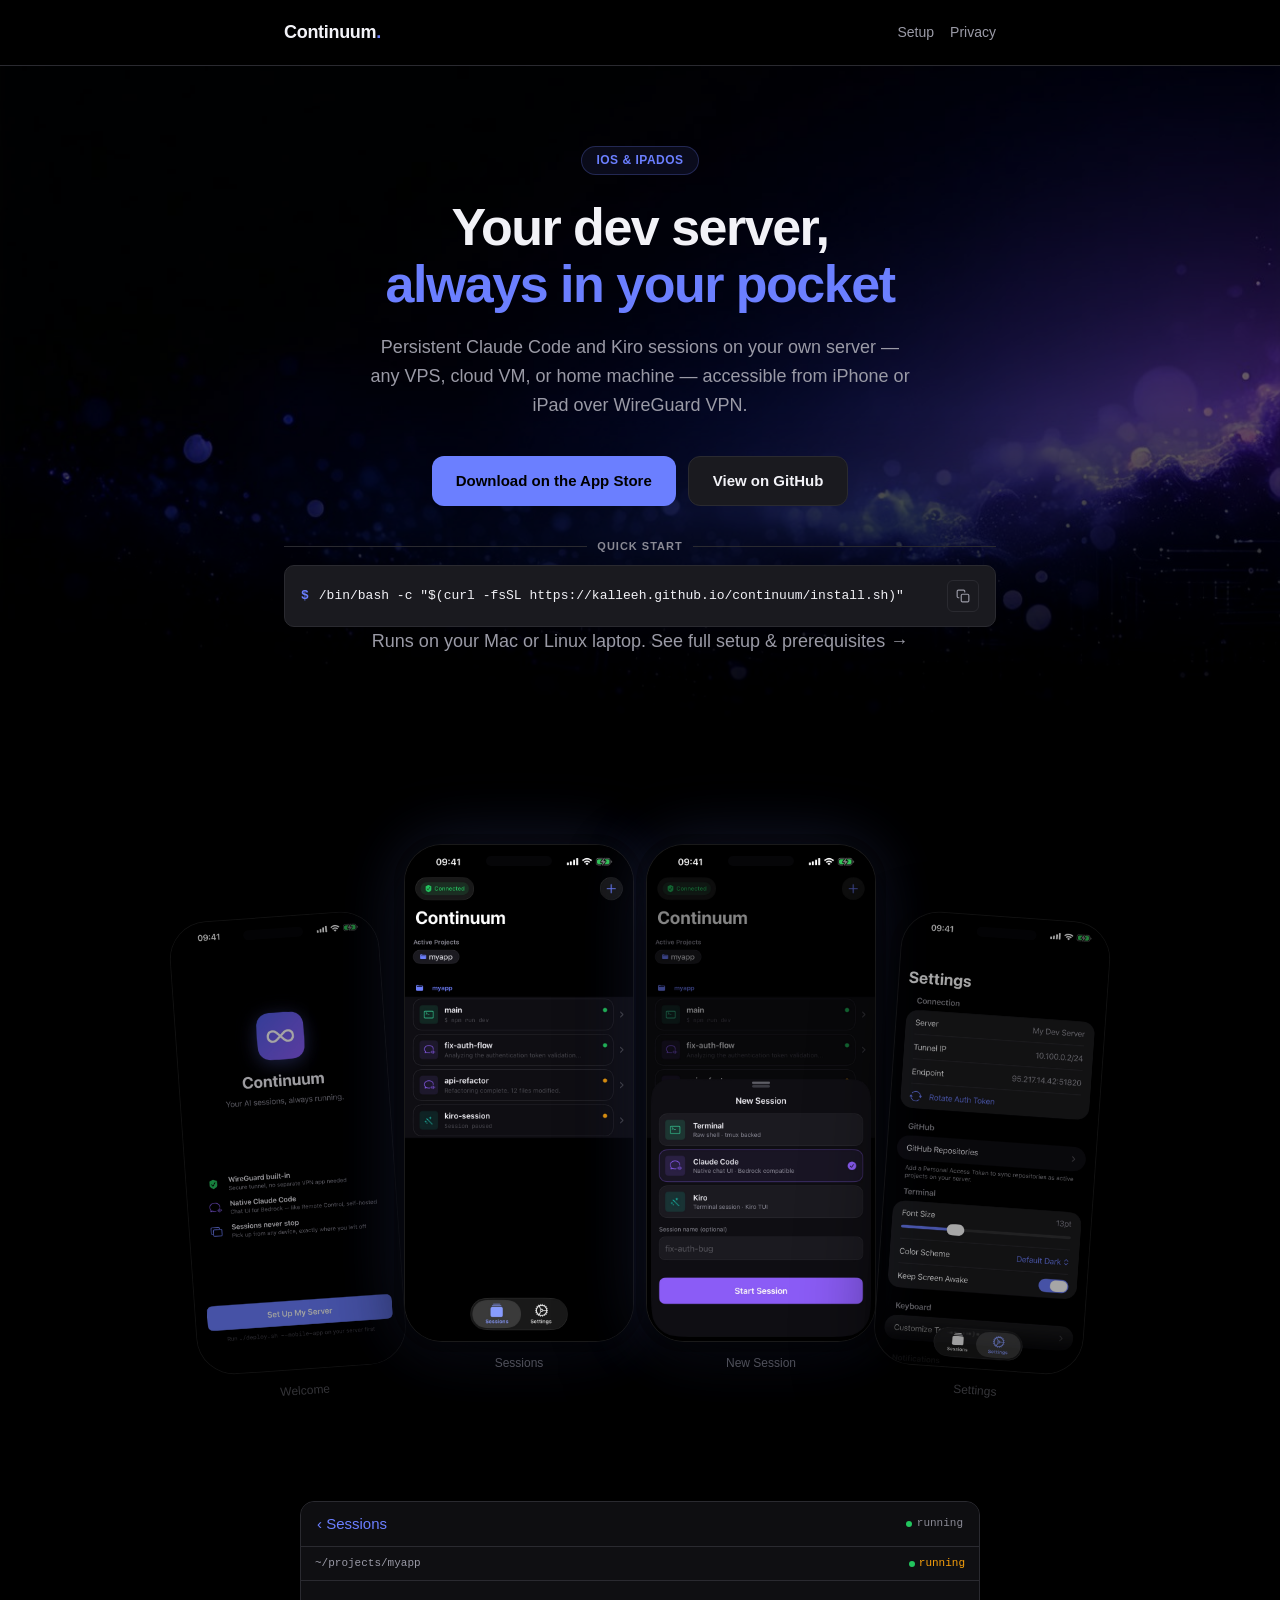
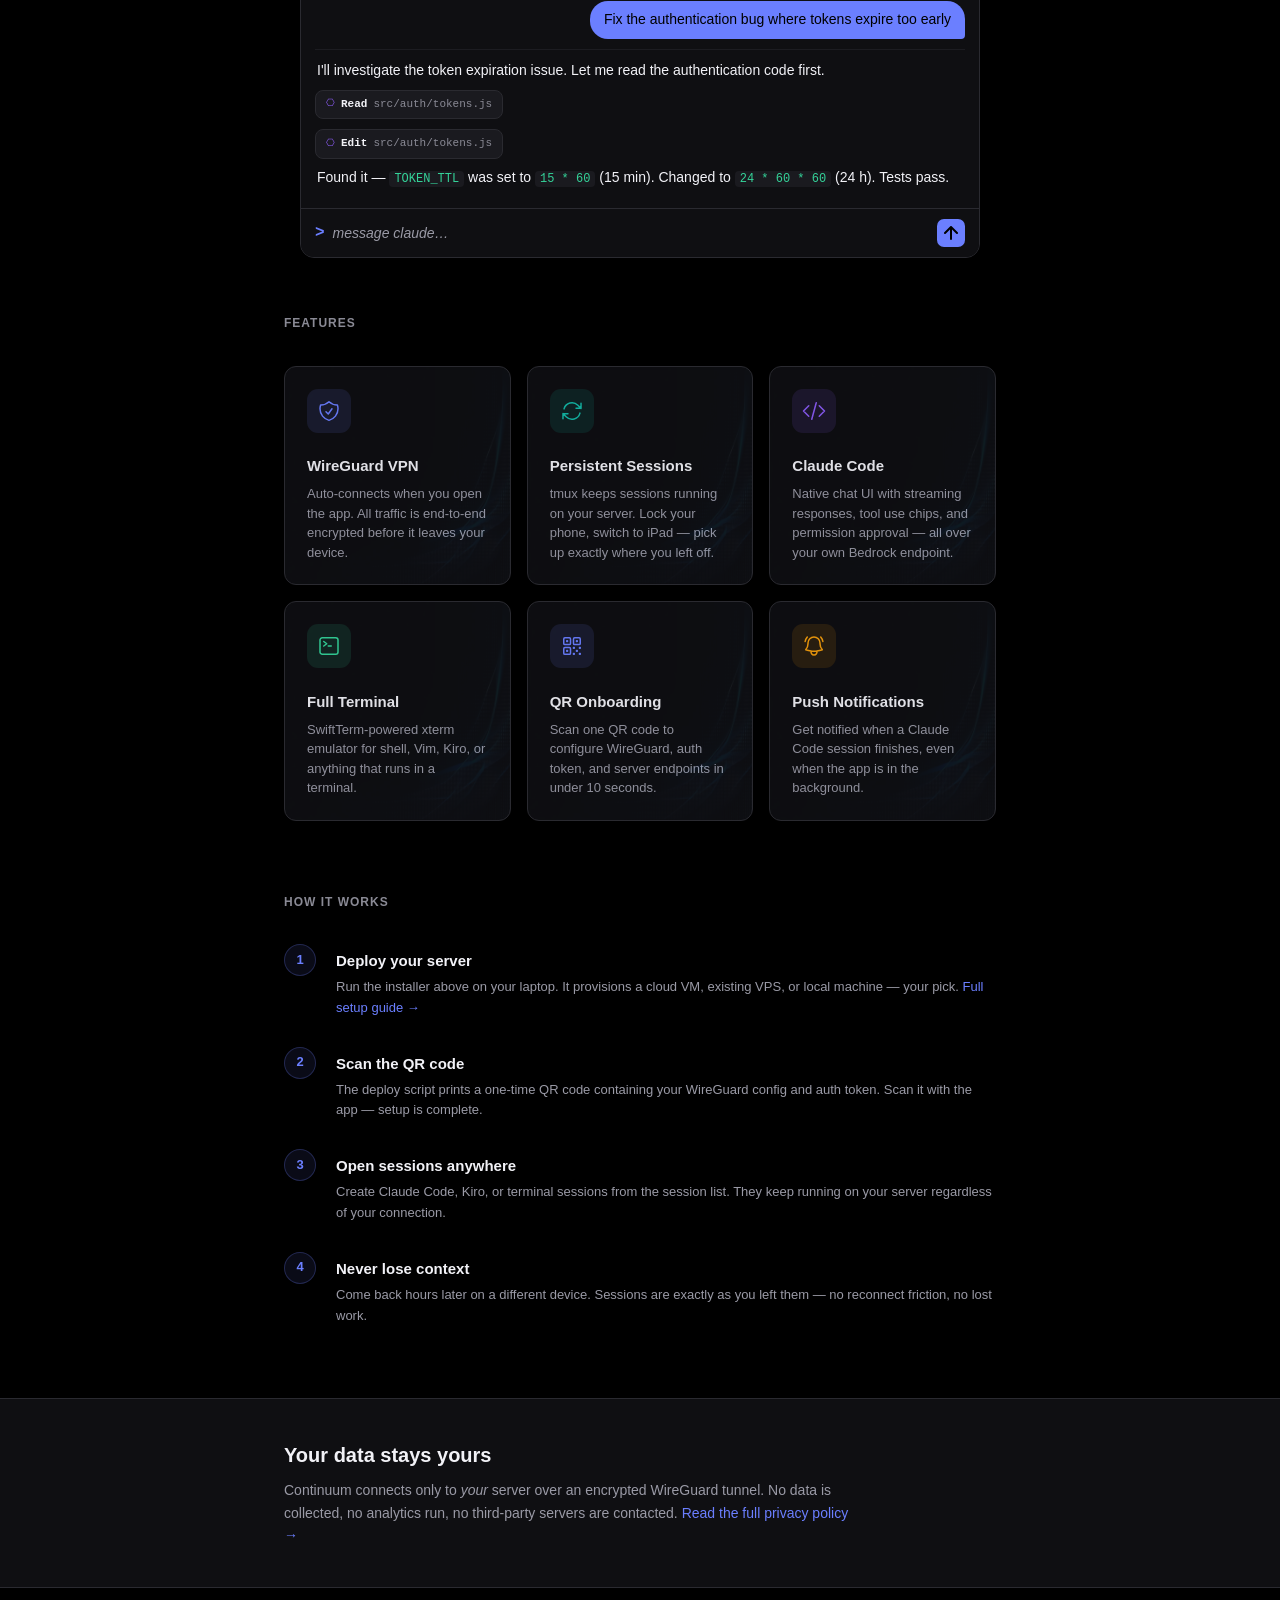
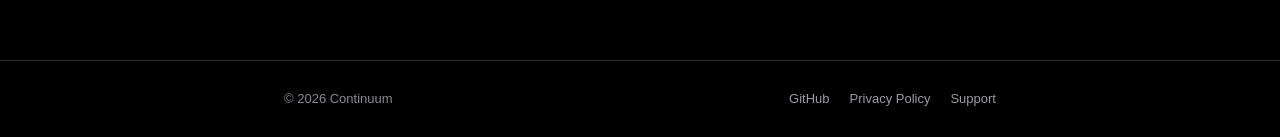
<file: index.html>
<!DOCTYPE html>
<html lang="en">
<head>
  <meta charset="UTF-8">
  <meta name="viewport" content="width=device-width, initial-scale=1.0">
  <title>Continuum — Remote AI Coding on iOS</title>
  <meta name="description" content="Continuum — persistent Claude Code, Kiro, and terminal sessions on your own server, accessible from iPhone and iPad over WireGuard VPN.">
  <meta property="og:title" content="Continuum — AI Coding Sessions from iPhone">
  <meta property="og:description" content="Run persistent Claude Code, Kiro, and terminal sessions on your own server. Access from iPhone and iPad over WireGuard VPN.">
  <meta property="og:type" content="website">
  <meta property="og:image" content="https://kalleeh.github.io/continuum/img/apple-touch-icon.png">
  <meta property="og:url" content="https://kalleeh.github.io/continuum/">
  <meta name="twitter:card" content="summary">
  <meta name="twitter:title" content="Continuum — AI Coding Sessions from iPhone">
  <meta name="twitter:description" content="Run persistent Claude Code, Kiro, and terminal sessions on your own server. Access from iPhone and iPad over WireGuard VPN.">
  <link rel="canonical" href="https://kalleeh.github.io/continuum/">
  <link rel="icon" href="favicon.ico" sizes="any">
  <link rel="icon" type="image/png" sizes="32x32" href="img/favicon-32x32.png">
  <link rel="apple-touch-icon" sizes="180x180" href="img/apple-touch-icon.png">
  <link rel="stylesheet" href="shared.css">
  <style>
    :root {
      --claude:    #8b5cf6;
      --kiro:      #14b8a6;
      --term:      #34d399;
    }

    /* ── Nav ── */
    nav a {
      font-size: 14px;
      color: var(--muted);
    }
    nav a:hover { color: var(--text); text-decoration: none; }

    /* ── Hero ── */
    .hero {
      position: relative;
      padding: 80px 0 64px;
      text-align: center;
      overflow: hidden;
    }
    .hero-bg {
      position: absolute;
      inset: 0;
      background: url('img/bg-hero.jpg') center bottom / cover no-repeat;
      opacity: 0.4;
      pointer-events: none;
      z-index: 0;
      -webkit-mask-image: linear-gradient(to bottom, black 50%, transparent 100%);
      mask-image: linear-gradient(to bottom, black 50%, transparent 100%);
    }
    .hero-inner {
      position: relative;
      z-index: 1;
    }
    .badge {
      display: inline-block;
      background: rgba(107, 127, 255, 0.09);
      color: var(--accent);
      border: 1px solid rgba(107, 127, 255, 0.25);
      border-radius: 20px;
      font-size: 12px;
      font-weight: 600;
      letter-spacing: 0.5px;
      text-transform: uppercase;
      padding: 4px 14px;
      margin-bottom: 24px;
    }
    h1 {
      font-size: clamp(32px, 6vw, 52px);
      font-weight: 800;
      letter-spacing: -1.5px;
      line-height: 1.1;
      margin-bottom: 20px;
    }
    h1 em { font-style: normal; color: var(--accent); }
    .hero p {
      font-size: 18px;
      color: var(--muted);
      max-width: 540px;
      margin: 0 auto 36px;
    }
    .cta-group {
      display: flex;
      gap: 12px;
      justify-content: center;
      flex-wrap: wrap;
    }
    .btn {
      display: inline-flex;
      align-items: center;
      gap: 8px;
      padding: 12px 24px;
      border-radius: var(--radius);
      font-size: 15px;
      font-weight: 600;
      transition: opacity 0.15s;
    }
    .btn:hover { opacity: 0.85; text-decoration: none; }
    .btn-primary { background: var(--accent); color: #000; }
    .btn-secondary { background: var(--raised); color: var(--text); border: 1px solid var(--border); }

    /* ── App preview (Claude Code session chrome) ── */
    .app-preview {
      background: var(--surface);
      border: 1px solid var(--border);
      border-radius: 14px;
      overflow: hidden;
      margin: 56px 0;
      font-family: -apple-system, BlinkMacSystemFont, "Segoe UI", sans-serif;
      font-size: 14px;
      max-width: 680px;
      margin-left: auto;
      margin-right: auto;
    }
    /* iOS-style nav bar */
    .app-navbar {
      background: rgba(15,15,18,0.92);
      backdrop-filter: blur(20px);
      border-bottom: 1px solid var(--border);
      padding: 10px 16px;
      display: flex;
      align-items: center;
      gap: 10px;
    }
    .app-navbar .nav-back { color: var(--accent); font-size: 15px; cursor: default; }
    .app-navbar .nav-title { flex: 1; text-align: center; font-size: 13px; font-weight: 600; color: var(--text); }
    .app-navbar .nav-status {
      display: flex; align-items: center; gap: 5px;
      font-size: 11px; font-family: "SF Mono", monospace; color: var(--faint);
    }
    .pulse { width: 6px; height: 6px; border-radius: 50%; background: var(--status-online); animation: pulse 2s ease-in-out infinite; }
    @keyframes pulse { 0%,100% { opacity:1; } 50% { opacity:0.4; } }
    /* cwd header bar — matches SessionHeaderBar in app */
    .app-cwd-bar {
      background: var(--surface);
      border-bottom: 1px solid var(--border);
      padding: 8px 14px;
      display: flex;
      align-items: center;
      justify-content: space-between;
    }
    .app-cwd-bar .cwd {
      font-size: 11px;
      font-family: "SF Mono", "JetBrains Mono", monospace;
      color: var(--muted);
    }
    .app-cwd-bar .running-badge {
      display: flex; align-items: center; gap: 4px;
      font-size: 11px; font-family: "SF Mono", monospace; color: #f59e0b;
    }
    /* Message log */
    .app-messages { padding: 12px 0; }
    .msg-turn { padding: 8px 14px; }
    .msg-user {
      display: flex; justify-content: flex-end;
    }
    .msg-user .bubble {
      background: var(--accent);
      color: #000;
      border-radius: 18px 18px 4px 18px;
      padding: 9px 14px;
      font-size: 14px;
      max-width: 72%;
      line-height: 1.4;
    }
    .msg-assistant { display: flex; flex-direction: column; gap: 6px; }
    .msg-assistant .prose {
      font-size: 14px;
      color: var(--text);
      line-height: 1.55;
      padding: 0 2px;
    }
    /* Tool step chip — matches ToolStepView in app */
    .tool-chip {
      display: inline-flex;
      align-items: center;
      gap: 6px;
      background: var(--raised);
      border: 1px solid var(--border);
      border-radius: 8px;
      padding: 5px 10px;
      font-size: 11px;
      font-family: "SF Mono", monospace;
      color: var(--muted);
      margin: 2px 0;
    }
    .tool-chip .tool-icon { color: var(--claude); font-size: 10px; }
    .tool-chip .tool-name { color: var(--text); font-weight: 600; }
    .tool-chip .tool-arg  { color: var(--faint); }
    /* Divider between turns */
    .turn-divider { border: none; border-top: 1px solid rgba(42,42,48,0.5); margin: 2px 14px; }
    /* Input bar — matches TerminalInputBar in app */
    .app-input-bar {
      border-top: 1px solid var(--border);
      background: var(--surface);
      padding: 10px 14px;
      display: flex;
      align-items: center;
      gap: 8px;
    }
    .app-input-bar .prompt {
      font-size: 16px; font-weight: 800; color: var(--accent);
      font-family: "SF Mono", monospace;
      flex-shrink: 0;
    }
    .app-input-bar .input-field {
      flex: 1; font-size: 14px; color: var(--muted);
      font-style: italic;
    }
    .app-input-bar .send-btn {
      width: 28px; height: 28px; border-radius: 7px;
      background: var(--accent); display: flex; align-items: center; justify-content: center;
      flex-shrink: 0;
    }
    .app-input-bar .send-btn svg { width: 14px; height: 14px; }

    /* Hero quick-start install block */
    .quickstart {
      margin: 32px 0 0;
      text-align: left;
    }
    .quickstart-label {
      display: flex;
      align-items: center;
      gap: 10px;
      font-size: 11px;
      font-weight: 600;
      letter-spacing: 1px;
      text-transform: uppercase;
      color: var(--faint);
      margin-bottom: 10px;
    }
    .quickstart-label::before,
    .quickstart-label::after {
      content: "";
      flex: 1;
      height: 1px;
      background: var(--border);
    }
    .quickstart-cmd {
      display: flex;
      align-items: center;
      gap: 10px;
      background: var(--raised);
      border: 1px solid var(--border);
      border-radius: 10px;
      padding: 14px 16px;
      font-family: "SF Mono", "JetBrains Mono", monospace;
      font-size: 13px;
      color: var(--text);
    }
    .quickstart-cmd .prompt {
      color: var(--accent);
      font-weight: 700;
      flex-shrink: 0;
      user-select: none;
    }
    .quickstart-cmd code {
      flex: 1;
      min-width: 0;
      overflow-x: auto;
      white-space: nowrap;
      color: var(--text);
    }

    /* Copy-to-clipboard button (shared, also used on setup page) */
    .copy-btn {
      display: inline-flex;
      align-items: center;
      justify-content: center;
      flex-shrink: 0;
      width: 32px;
      height: 32px;
      padding: 0;
      border: 1px solid var(--border);
      border-radius: 6px;
      background: transparent;
      color: var(--muted);
      cursor: pointer;
      transition: color 0.15s, background 0.15s, border-color 0.15s;
    }
    .copy-btn:hover { color: var(--text); background: rgba(255,255,255,0.05); }
    .copy-btn:focus-visible { outline: 2px solid var(--accent); outline-offset: 2px; }
    .copy-btn svg { width: 14px; height: 14px; }
    .copy-btn .icon-check { display: none; }
    .copy-btn.copied { color: var(--status-online); border-color: var(--status-online); }
    .copy-btn.copied .icon-copy { display: none; }
    .copy-btn.copied .icon-check { display: inline-block; }
    .quickstart-note {
      font-size: 12px;
      color: var(--faint);
      margin-top: 10px;
      text-align: center;
    }
    .quickstart-note a { color: var(--muted); }
    @media (max-width: 600px) {
      .quickstart-cmd { font-size: 11px; padding: 12px 14px; }
    }

    /* legacy dot colours (kept for any other uses) */
    .dot { width: 12px; height: 12px; border-radius: 50%; }
    .dot-r { background: #ff5f57; }
    .dot-y { background: #febc2e; }
    .dot-g { background: #28c840; }
    .t-dim  { color: var(--faint); }
    .t-acc  { color: var(--accent); }
    .t-ok   { color: var(--term); }
    .t-tool { color: var(--claude); }
    .t-kiro { color: var(--kiro); }
    .t-text { color: var(--text); }

    /* ── Phone carousel ── */
    .phone-section {
      padding: 64px 0 32px;
      overflow: hidden;
    }
    .phone-grid {
      display: flex;
      justify-content: center;
      align-items: flex-end;
      gap: 12px;
      padding: 24px 0 40px;
    }
    .phone-wrapper {
      display: flex;
      flex-direction: column;
      align-items: center;
      gap: 12px;
      transition: transform 0.3s;
    }
    .phone-frame {
      position: relative;
      width: 210px;
      border-radius: 38px;
      border: 1.5px solid rgba(255,255,255,0.10);
      box-shadow: 0 32px 80px rgba(0,0,0,0.70), 0 0 0 10px rgba(0,0,0,0.25);
      overflow: hidden;
      background: #000;
    }
    .phone-frame img {
      display: block;
      width: 100%;
      height: auto;
    }
    .dynamic-island {
      position: absolute;
      top: 11px;
      left: 50%;
      transform: translateX(-50%);
      width: 29%;
      height: 10px;
      background: #060608;
      border-radius: 999px;
      z-index: 2;
    }
    .phone-label {
      font-size: 12px;
      color: var(--faint);
      text-align: center;
    }
    /* Fan effect — 4 phones */
    .phone-wrapper:nth-child(1) { transform: rotate(-4deg) translateY(28px); opacity: 0.65; }
    .phone-wrapper:nth-child(2) .phone-frame {
      width: 230px;
      box-shadow: 0 32px 80px rgba(0,0,0,0.70), 0 0 0 10px rgba(0,0,0,0.25), 0 0 70px rgba(107,127,255,0.22);
    }
    .phone-wrapper:nth-child(3) .phone-frame {
      width: 230px;
      box-shadow: 0 32px 80px rgba(0,0,0,0.70), 0 0 0 10px rgba(0,0,0,0.25), 0 0 70px rgba(107,127,255,0.22);
    }
    .phone-wrapper:nth-child(4) { transform: rotate(4deg) translateY(28px); opacity: 0.65; }

    /* Dot indicator */
    .scroll-dots {
      display: none;
      justify-content: center;
      gap: 6px;
      padding-bottom: 24px;
    }
    .scroll-dots span {
      display: block;
      width: 6px;
      height: 6px;
      border-radius: 999px;
      background: var(--faint);
      transition: width 0.25s, background 0.25s;
    }
    .scroll-dots span.active {
      width: 22px;
      background: var(--accent);
    }

    /* Mobile: collapse fan into swipe carousel */
    @media (max-width: 640px) {
      .phone-grid {
        overflow-x: auto;
        scroll-snap-type: x mandatory;
        -webkit-overflow-scrolling: touch;
        scrollbar-width: none;
        padding: 24px 20px;
        margin: 0 -20px;
        justify-content: flex-start;
        align-items: center;
      }
      .phone-grid::-webkit-scrollbar { display: none; }
      .phone-wrapper {
        scroll-snap-align: center;
        transform: none !important;
        opacity: 1 !important;
        flex-shrink: 0;
      }
      .phone-frame { width: 200px; }
      .phone-wrapper:nth-child(2) .phone-frame,
      .phone-wrapper:nth-child(3) .phone-frame { width: 200px; box-shadow: 0 32px 80px rgba(0,0,0,0.70), 0 0 0 10px rgba(0,0,0,0.25); }
      .scroll-dots { display: flex; }
    }

    /* ── Features ── */
    .features {
      padding: 0 0 72px;
    }
    .section-label {
      font-size: 12px;
      font-weight: 600;
      letter-spacing: 1px;
      text-transform: uppercase;
      color: var(--faint);
      margin-bottom: 32px;
    }
    .feature-grid {
      display: grid;
      grid-template-columns: repeat(auto-fit, minmax(220px, 1fr));
      gap: 16px;
    }
    .feature-card {
      background: var(--surface);
      border: 1px solid var(--border);
      border-radius: var(--radius);
      padding: 22px;
      position: relative;
      overflow: hidden;
    }
    .feature-card::before {
      content: '';
      position: absolute;
      inset: 0;
      background: url('img/bg-card.jpg') bottom right / cover no-repeat;
      opacity: 0.07;
      pointer-events: none;
    }
    .feature-icon {
      margin-bottom: 14px;
    }
    .feature-card h3 {
      font-size: 15px;
      font-weight: 700;
      margin-bottom: 6px;
    }
    .feature-card p {
      font-size: 13px;
      color: var(--muted);
      line-height: 1.5;
    }

    /* ── How it works ── */
    .how {
      padding: 0 0 72px;
    }
    .steps {
      display: flex;
      flex-direction: column;
      gap: 0;
      position: relative;
    }
    .step {
      display: flex;
      gap: 20px;
      padding-bottom: 28px;
      position: relative;
    }
    .step:last-child { padding-bottom: 0; }
    .step-num {
      flex-shrink: 0;
      width: 32px;
      height: 32px;
      border-radius: 50%;
      background: rgba(107, 127, 255, 0.09);
      border: 1px solid rgba(107, 127, 255, 0.25);
      color: var(--accent);
      font-size: 13px;
      font-weight: 700;
      display: flex;
      align-items: center;
      justify-content: center;
    }
    .step-body h3 { font-size: 15px; font-weight: 700; margin-bottom: 4px; padding-top: 5px; }
    .step-body p  { font-size: 13px; color: var(--muted); }

    /* ── Privacy strip ── */
    .privacy-strip {
      background: var(--surface);
      border-top: 1px solid var(--border);
      border-bottom: 1px solid var(--border);
      padding: 40px 0;
      margin-bottom: 72px;
    }
    .privacy-strip h2 {
      font-size: 20px;
      font-weight: 700;
      margin-bottom: 8px;
    }
    .privacy-strip p {
      font-size: 14px;
      color: var(--muted);
      max-width: 580px;
    }


    @media (max-width: 480px) {
      .hero { padding: 56px 0 48px; }
      h1 { font-size: 32px; }
    }
    .skip-link {
      position: absolute;
      top: -40px;
      left: 0;
      background: var(--accent);
      color: #fff;
      padding: 8px 16px;
      z-index: 100;
      font-size: 14px;
      border-radius: 0 0 var(--radius) 0;
    }
    .skip-link:focus {
      top: 0;
    }
  </style>
</head>
<body>

  <a href="#main-content" class="skip-link">Skip to content</a>

  <nav>
    <div class="container">
      <a href="index.html" class="logo">Continuum<span>.</span></a>
      <div style="display:flex;gap:16px">
        <a href="setup.html">Setup</a>
        <a href="privacy.html">Privacy</a>
      </div>
    </div>
  </nav>

  <main id="main-content">
    <section class="hero">
      <div class="hero-bg"></div>
      <div class="container hero-inner">
        <div class="badge">iOS &amp; iPadOS</div>
        <h1>Your dev server,<br><em>always in your pocket</em></h1>
        <p>Persistent Claude Code and Kiro sessions on your own server — any VPS, cloud VM, or home machine — accessible from iPhone or iPad over WireGuard VPN.</p>
        <div class="cta-group">
          <a class="btn btn-primary" href="#">Download on the App Store</a>
          <a class="btn btn-secondary" href="https://github.com/kalleeh/continuum">View on GitHub</a>
        </div>
        <div class="quickstart">
          <div class="quickstart-label">Quick start</div>
          <div class="quickstart-cmd">
            <span class="prompt">$</span>
            <code id="install-cmd-hero">/bin/bash -c "$(curl -fsSL https://kalleeh.github.io/continuum/install.sh)"</code>
            <button type="button" class="copy-btn" data-copy-target="install-cmd-hero" aria-label="Copy install command">
              <svg class="icon-copy" viewBox="0 0 24 24" fill="none" stroke="currentColor" stroke-width="2" stroke-linecap="round" stroke-linejoin="round" aria-hidden="true"><rect x="9" y="9" width="13" height="13" rx="2"/><path d="M5 15H4a2 2 0 0 1-2-2V4a2 2 0 0 1 2-2h9a2 2 0 0 1 2 2v1"/></svg>
              <svg class="icon-check" viewBox="0 0 24 24" fill="none" stroke="currentColor" stroke-width="2.5" stroke-linecap="round" stroke-linejoin="round" aria-hidden="true"><polyline points="20 6 9 17 4 12"/></svg>
            </button>
          </div>
          <p class="quickstart-note">Runs on your Mac or Linux laptop. <a href="setup.html">See full setup &amp; prerequisites →</a></p>
        </div>
      </div>
    </section>

    <!-- Phone carousel -->
    <section class="phone-section">
      <div class="phone-grid" id="phoneGrid">
        <div class="phone-wrapper">
          <div class="phone-frame">
            <div class="dynamic-island"></div>
            <img src="screen-welcome.jpg" alt="Welcome" loading="lazy" width="390" height="844">
          </div>
          <span class="phone-label">Welcome</span>
        </div>
        <div class="phone-wrapper">
          <div class="phone-frame">
            <div class="dynamic-island"></div>
            <img src="screen-sessions.jpg" alt="Sessions" loading="lazy" width="390" height="844">
          </div>
          <span class="phone-label">Sessions</span>
        </div>
        <div class="phone-wrapper">
          <div class="phone-frame">
            <div class="dynamic-island"></div>
            <img src="screen-new-session.jpg" alt="New Session" loading="lazy" width="390" height="844">
          </div>
          <span class="phone-label">New Session</span>
        </div>
        <div class="phone-wrapper">
          <div class="phone-frame">
            <div class="dynamic-island"></div>
            <img src="screen-settings.jpg" alt="Settings" loading="lazy" width="390" height="844">
          </div>
          <span class="phone-label">Settings</span>
        </div>
      </div>
      <div class="scroll-dots" aria-hidden="true">
        <span class="active"></span>
        <span></span>
        <span></span>
        <span></span>
      </div>
    </section>

    <!-- App preview: authentic Claude Code session chrome -->
    <div class="container">
      <div class="app-preview">
        <!-- iOS nav bar -->
        <div class="app-navbar">
          <span class="nav-back">‹ Sessions</span>
          <span class="nav-title"></span>
          <span class="nav-status">
            <span class="pulse"></span>running
          </span>
        </div>
        <!-- cwd header bar -->
        <div class="app-cwd-bar">
          <span class="cwd">~/projects/myapp</span>
          <span class="running-badge">
            <span class="pulse"></span>running
          </span>
        </div>
        <!-- Message log -->
        <div class="app-messages">
          <!-- User turn -->
          <div class="msg-turn">
            <div class="msg-user">
              <div class="bubble">Fix the authentication bug where tokens expire too early</div>
            </div>
          </div>
          <hr class="turn-divider">
          <!-- Assistant turn -->
          <div class="msg-turn">
            <div class="msg-assistant">
              <div class="prose">I'll investigate the token expiration issue. Let me read the authentication code first.</div>
              <div>
                <span class="tool-chip">
                  <span class="tool-icon">⎔</span>
                  <span class="tool-name">Read</span>
                  <span class="tool-arg">src/auth/tokens.js</span>
                </span>
              </div>
              <div>
                <span class="tool-chip">
                  <span class="tool-icon">⎔</span>
                  <span class="tool-name">Edit</span>
                  <span class="tool-arg">src/auth/tokens.js</span>
                </span>
              </div>
              <div class="prose">Found it — <code style="background:var(--raised);padding:1px 5px;border-radius:4px;font-size:12px;color:var(--term)">TOKEN_TTL</code> was set to <code style="background:var(--raised);padding:1px 5px;border-radius:4px;font-size:12px;color:var(--term)">15 * 60</code> (15 min). Changed to <code style="background:var(--raised);padding:1px 5px;border-radius:4px;font-size:12px;color:var(--term)">24 * 60 * 60</code> (24 h). Tests pass.</div>
            </div>
          </div>
        </div>
        <!-- Input bar -->
        <div class="app-input-bar">
          <span class="prompt">&gt;</span>
          <span class="input-field">message claude…</span>
          <span class="send-btn">
            <svg viewBox="0 0 14 14" fill="none"><path d="M7 1v12M1 7l6-6 6 6" stroke="#000" stroke-width="2" stroke-linecap="round" stroke-linejoin="round"/></svg>
          </span>
        </div>
      </div>
    </div>

    <div class="container">

      <section class="features">
        <h2 class="section-label">Features</h2>
        <div class="feature-grid">
          <div class="feature-card">
            <div class="feature-icon">
              <svg aria-hidden="true" width="44" height="44" viewBox="0 0 44 44" fill="none" xmlns="http://www.w3.org/2000/svg">
                <rect width="44" height="44" rx="11" fill="#6b7fff" fill-opacity="0.12"/>
                <g transform="translate(10,10)" stroke="#6b7fff" stroke-width="1.5" stroke-linecap="round" stroke-linejoin="round">
                  <path d="M9 12.75 11.25 15 15 9.75m-3-7.036A11.959 11.959 0 0 1 3.598 6 11.99 11.99 0 0 0 3 9.749c0 5.592 3.824 10.29 9 11.623 5.176-1.332 9-6.03 9-11.622 0-1.31-.21-2.571-.598-3.751h-.152c-3.196 0-6.1-1.248-8.25-3.285Z"/>
                </g>
              </svg>
            </div>
            <h3>WireGuard VPN</h3>
            <p>Auto-connects when you open the app. All traffic is end-to-end encrypted before it leaves your device.</p>
          </div>
          <div class="feature-card">
            <div class="feature-icon">
              <svg aria-hidden="true" width="44" height="44" viewBox="0 0 44 44" fill="none" xmlns="http://www.w3.org/2000/svg">
                <rect width="44" height="44" rx="11" fill="#14b8a6" fill-opacity="0.12"/>
                <g transform="translate(10,10)" stroke="#14b8a6" stroke-width="1.5" stroke-linecap="round" stroke-linejoin="round">
                  <path d="M16.023 9.348h4.992v-.001M2.985 19.644v-4.992m0 0h4.992m-4.993 0 3.181 3.183a8.25 8.25 0 0 0 13.803-3.7M4.031 9.865a8.25 8.25 0 0 1 13.803-3.7l3.181 3.182m0-4.991v4.99"/>
                </g>
              </svg>
            </div>
            <h3>Persistent Sessions</h3>
            <p>tmux keeps sessions running on your server. Lock your phone, switch to iPad — pick up exactly where you left off.</p>
          </div>
          <div class="feature-card">
            <div class="feature-icon">
              <svg aria-hidden="true" width="44" height="44" viewBox="0 0 44 44" fill="none" xmlns="http://www.w3.org/2000/svg">
                <rect width="44" height="44" rx="11" fill="#8b5cf6" fill-opacity="0.12"/>
                <g transform="translate(10,10)" stroke="#8b5cf6" stroke-width="1.5" stroke-linecap="round" stroke-linejoin="round">
                  <path d="M17.25 6.75 22.5 12l-5.25 5.25m-10.5 0L1.5 12l5.25-5.25m7.5-3-4.5 16.5"/>
                </g>
              </svg>
            </div>
            <h3>Claude Code</h3>
            <p>Native chat UI with streaming responses, tool use chips, and permission approval — all over your own Bedrock endpoint.</p>
          </div>
          <div class="feature-card">
            <div class="feature-icon">
              <svg aria-hidden="true" width="44" height="44" viewBox="0 0 44 44" fill="none" xmlns="http://www.w3.org/2000/svg">
                <rect width="44" height="44" rx="11" fill="#34d399" fill-opacity="0.12"/>
                <g transform="translate(10,10)" stroke="#34d399" stroke-width="1.5" stroke-linecap="round" stroke-linejoin="round">
                  <path d="m6.75 7.5 3 2.25-3 2.25m4.5 0h3m-9 8.25h13.5A2.25 2.25 0 0 0 21 18V6a2.25 2.25 0 0 0-2.25-2.25H5.25A2.25 2.25 0 0 0 3 6v12a2.25 2.25 0 0 0 2.25 2.25Z"/>
                </g>
              </svg>
            </div>
            <h3>Full Terminal</h3>
            <p>SwiftTerm-powered xterm emulator for shell, Vim, Kiro, or anything that runs in a terminal.</p>
          </div>
          <div class="feature-card">
            <div class="feature-icon">
              <svg aria-hidden="true" width="44" height="44" viewBox="0 0 44 44" fill="none" xmlns="http://www.w3.org/2000/svg">
                <rect width="44" height="44" rx="11" fill="#6b7fff" fill-opacity="0.12"/>
                <g transform="translate(10,10)" stroke="#6b7fff" stroke-width="1.5" stroke-linecap="round" stroke-linejoin="round">
                  <path d="M3.75 4.875c0-.621.504-1.125 1.125-1.125h4.5c.621 0 1.125.504 1.125 1.125v4.5c0 .621-.504 1.125-1.125 1.125h-4.5A1.125 1.125 0 0 1 3.75 9.375v-4.5ZM3.75 14.625c0-.621.504-1.125 1.125-1.125h4.5c.621 0 1.125.504 1.125 1.125v4.5c0 .621-.504 1.125-1.125 1.125h-4.5a1.125 1.125 0 0 1-1.125-1.125v-4.5ZM13.5 4.875c0-.621.504-1.125 1.125-1.125h4.5c.621 0 1.125.504 1.125 1.125v4.5c0 .621-.504 1.125-1.125 1.125h-4.5A1.125 1.125 0 0 1 13.5 9.375v-4.5ZM6.75 6.75h.75v.75h-.75v-.75ZM6.75 16.5h.75v.75h-.75v-.75ZM16.5 6.75h.75v.75h-.75v-.75ZM13.5 13.5h.75v.75h-.75v-.75ZM13.5 19.5h.75v.75h-.75v-.75ZM19.5 13.5h.75v.75h-.75v-.75ZM19.5 19.5h.75v.75h-.75v-.75ZM16.5 16.5h.75v.75h-.75v-.75Z"/>
                </g>
              </svg>
            </div>
            <h3>QR Onboarding</h3>
            <p>Scan one QR code to configure WireGuard, auth token, and server endpoints in under 10 seconds.</p>
          </div>
          <div class="feature-card">
            <div class="feature-icon">
              <svg aria-hidden="true" width="44" height="44" viewBox="0 0 44 44" fill="none" xmlns="http://www.w3.org/2000/svg">
                <rect width="44" height="44" rx="11" fill="#f59e0b" fill-opacity="0.12"/>
                <g transform="translate(10,10)" stroke="#f59e0b" stroke-width="1.5" stroke-linecap="round" stroke-linejoin="round">
                  <path d="M14.857 17.082a23.848 23.848 0 0 0 5.454-1.31A8.967 8.967 0 0 1 18 9.75V9A6 6 0 0 0 6 9v.75a8.967 8.967 0 0 1-2.312 6.022c1.733.64 3.56 1.085 5.455 1.31m5.714 0a24.255 24.255 0 0 1-5.714 0m5.714 0a3 3 0 1 1-5.714 0M3.124 7.5A8.969 8.969 0 0 1 5.292 3m13.416 0a8.969 8.969 0 0 1 2.168 4.5"/>
                </g>
              </svg>
            </div>
            <h3>Push Notifications</h3>
            <p>Get notified when a Claude Code session finishes, even when the app is in the background.</p>
          </div>
        </div>
      </section>

      <section class="how">
        <h2 class="section-label">How it works</h2>
        <div class="steps">
          <div class="step">
            <div class="step-num">1</div>
            <div class="step-body">
              <h3>Deploy your server</h3>
              <p>Run the installer above on your laptop. It provisions a cloud VM, existing VPS, or local machine — your pick. <a href="setup.html">Full setup guide →</a></p>
            </div>
          </div>
          <div class="step">
            <div class="step-num">2</div>
            <div class="step-body">
              <h3>Scan the QR code</h3>
              <p>The deploy script prints a one-time QR code containing your WireGuard config and auth token. Scan it with the app — setup is complete.</p>
            </div>
          </div>
          <div class="step">
            <div class="step-num">3</div>
            <div class="step-body">
              <h3>Open sessions anywhere</h3>
              <p>Create Claude Code, Kiro, or terminal sessions from the session list. They keep running on your server regardless of your connection.</p>
            </div>
          </div>
          <div class="step">
            <div class="step-num">4</div>
            <div class="step-body">
              <h3>Never lose context</h3>
              <p>Come back hours later on a different device. Sessions are exactly as you left them — no reconnect friction, no lost work.</p>
            </div>
          </div>
        </div>
      </section>

    </div>

    <div class="privacy-strip">
      <div class="container">
        <h2>Your data stays yours</h2>
        <p>Continuum connects only to <em>your</em> server over an encrypted WireGuard tunnel. No data is collected, no analytics run, no third-party servers are contacted. <a href="privacy.html">Read the full privacy policy →</a></p>
      </div>
    </div>

  </main>

  <footer>
    <div class="container">
      <p>© 2026 Continuum</p>
      <div style="display:flex;gap:20px">
        <a href="https://github.com/kalleeh/continuum">GitHub</a>
        <a href="privacy.html">Privacy Policy</a>
        <a href="https://github.com/kalleeh/continuum/issues">Support</a>
      </div>
    </div>
  </footer>

  <script>
    (function() {
      document.querySelectorAll('.copy-btn[data-copy-target]').forEach(function(btn) {
        btn.addEventListener('click', function() {
          var target = document.getElementById(btn.getAttribute('data-copy-target'));
          if (!target) return;
          var text = target.textContent;
          var done = function() {
            btn.classList.add('copied');
            btn.setAttribute('aria-label', 'Copied');
            setTimeout(function() {
              btn.classList.remove('copied');
              btn.setAttribute('aria-label', 'Copy install command');
            }, 1600);
          };
          if (navigator.clipboard && navigator.clipboard.writeText) {
            navigator.clipboard.writeText(text).then(done, function() {});
          } else {
            // Fallback for older browsers / non-secure contexts
            var ta = document.createElement('textarea');
            ta.value = text;
            ta.setAttribute('readonly', '');
            ta.style.position = 'absolute';
            ta.style.left = '-9999px';
            document.body.appendChild(ta);
            ta.select();
            try { document.execCommand('copy'); done(); } catch (e) {}
            document.body.removeChild(ta);
          }
        });
      });
    })();
    (function() {
      var grid   = document.getElementById('phoneGrid');
      var dots   = Array.from(document.querySelectorAll('.scroll-dots span'));
      var phones = Array.from(grid.querySelectorAll('.phone-wrapper'));
      if (!grid || !dots.length) return;
      grid.addEventListener('scroll', function() {
        var mid = grid.scrollLeft + grid.offsetWidth / 2;
        var closest = 0, minDist = Infinity;
        phones.forEach(function(p, i) {
          var dist = Math.abs((p.offsetLeft + p.offsetWidth / 2) - mid);
          if (dist < minDist) { minDist = dist; closest = i; }
        });
        dots.forEach(function(d, i) { d.classList.toggle('active', i === closest); });
      }, { passive: true });
    })();
  </script>
</body>
</html>
</file>
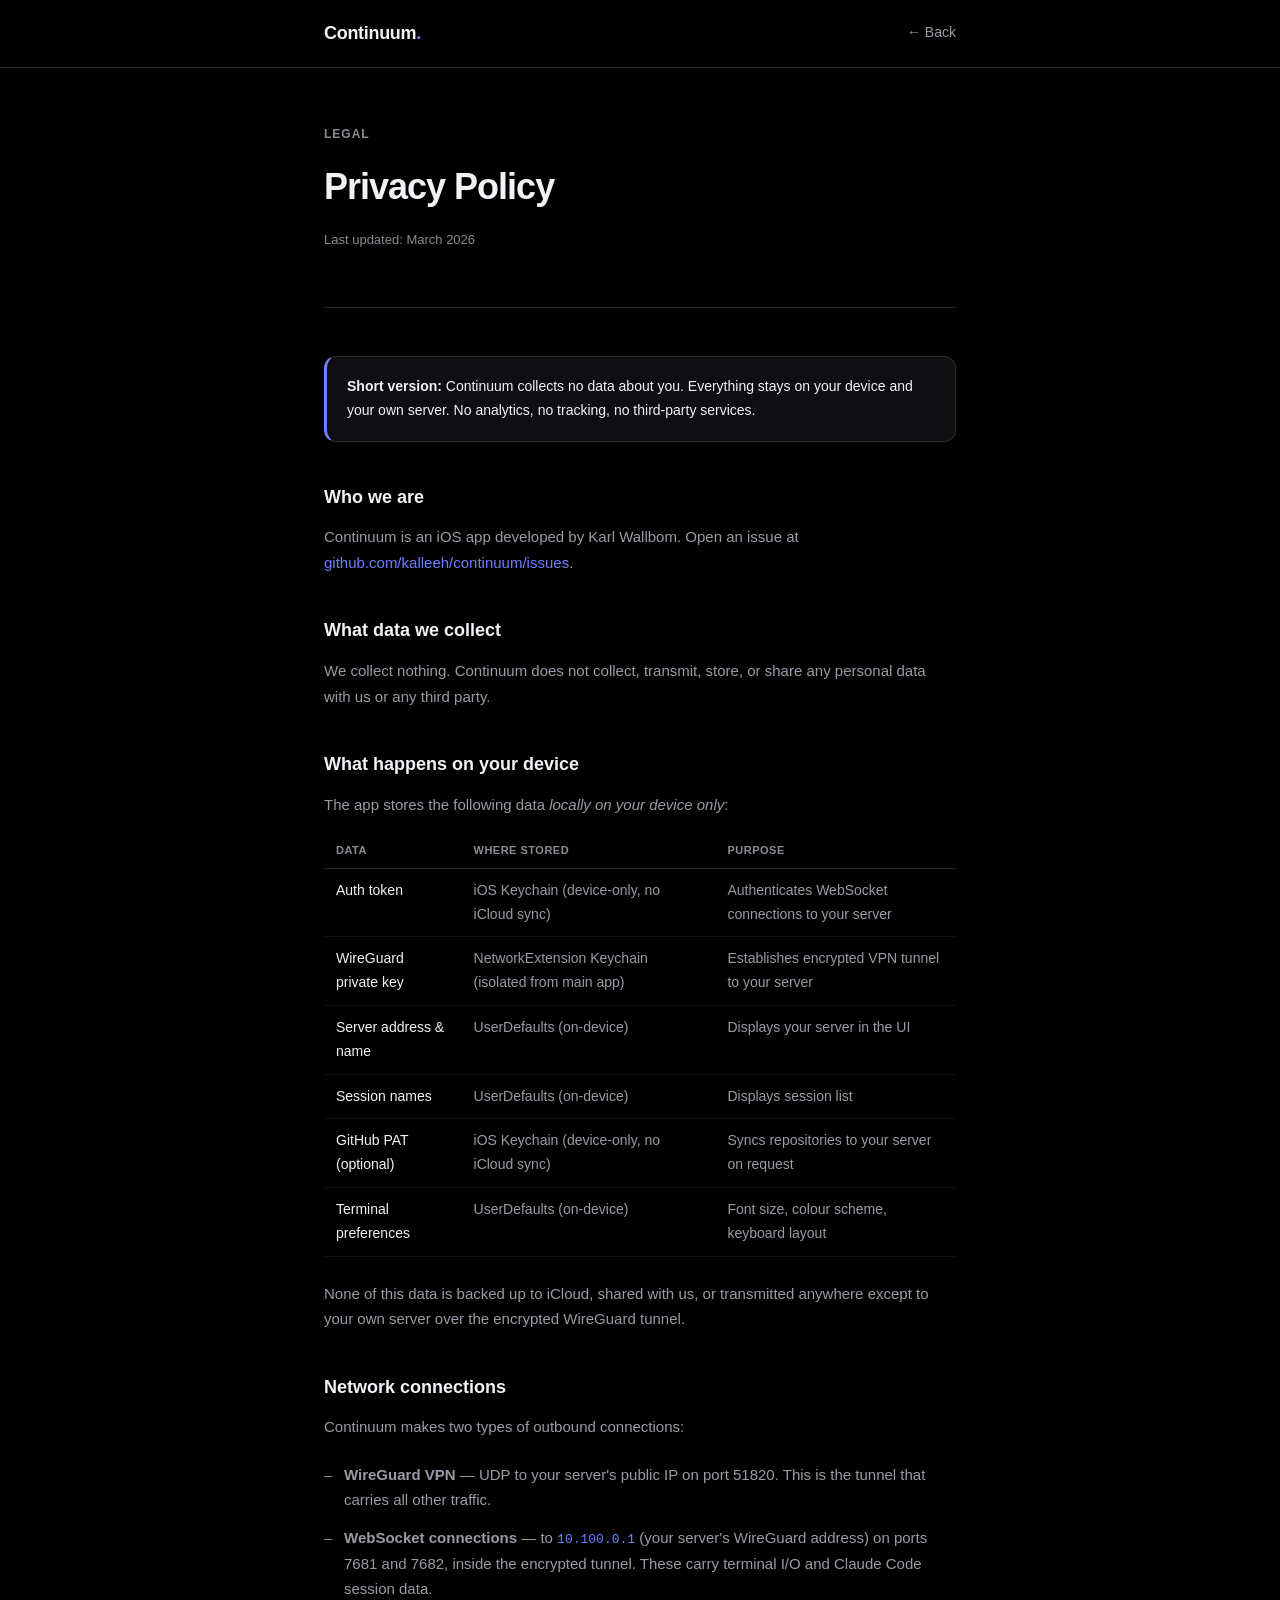
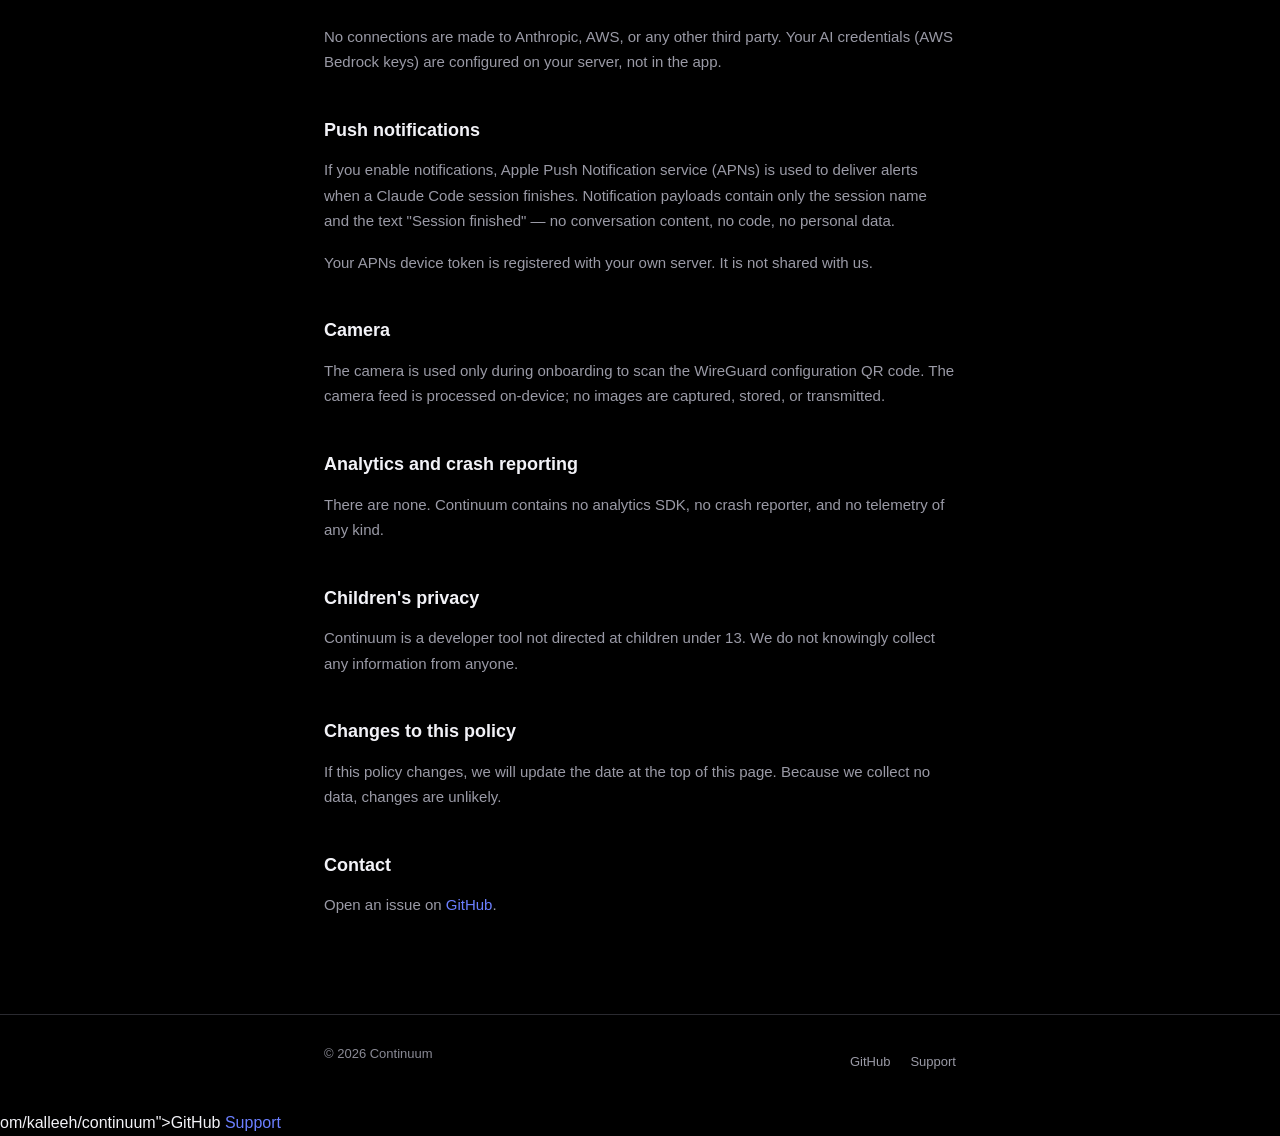
<file: privacy.html>
<!DOCTYPE html>
<html lang="en">
<head>
  <meta charset="UTF-8">
  <meta name="viewport" content="width=device-width, initial-scale=1.0">
  <title>Privacy Policy — Continuum</title>
  <meta name="description" content="Privacy Policy for Continuum — the iOS app for remote AI coding sessions over WireGuard VPN.">
  <meta property="og:url" content="https://kalleeh.github.io/continuum/privacy.html">
  <meta name="twitter:card" content="summary">
  <meta name="twitter:title" content="Privacy Policy — Continuum">
  <meta name="twitter:description" content="Privacy Policy for Continuum — the iOS app for remote AI coding sessions over WireGuard VPN.">
  <link rel="canonical" href="https://kalleeh.github.io/continuum/privacy.html">
  <link rel="icon" href="favicon.ico" sizes="any">
  <link rel="icon" type="image/png" sizes="32x32" href="img/favicon-32x32.png">
  <link rel="apple-touch-icon" sizes="180x180" href="img/apple-touch-icon.png">
  <link rel="stylesheet" href="shared.css">
  <style>
    body { line-height: 1.7; }

    .container {
      max-width: 680px;
    }

    nav a.back {
      font-size: 14px;
      color: var(--muted);
    }

    .page-header {
      padding: 56px 0 40px;
      border-bottom: 1px solid var(--border);
      margin-bottom: 48px;
    }
    .page-header .label {
      font-size: 12px;
      font-weight: 600;
      letter-spacing: 1px;
      text-transform: uppercase;
      color: var(--faint);
      margin-bottom: 12px;
    }
    h1 {
      font-size: 36px;
      font-weight: 800;
      letter-spacing: -1px;
      margin-bottom: 12px;
    }
    .updated {
      font-size: 13px;
      color: var(--faint);
    }

    .content {
      padding-bottom: 80px;
    }

    h2 {
      font-size: 18px;
      font-weight: 700;
      margin: 40px 0 12px;
      color: var(--text);
    }
    h2:first-child { margin-top: 0; }

    p {
      font-size: 15px;
      color: var(--muted);
      margin-bottom: 16px;
    }

    ul {
      list-style: none;
      margin: 0 0 16px;
      padding: 0;
    }
    ul li {
      font-size: 15px;
      color: var(--muted);
      padding: 6px 0 6px 20px;
      position: relative;
    }
    ul li::before {
      content: "–";
      position: absolute;
      left: 0;
      color: var(--faint);
    }

    .callout {
      background: var(--surface);
      border: 1px solid var(--border);
      border-left: 3px solid var(--accent);
      border-radius: var(--radius);
      padding: 18px 20px;
      margin: 0 0 24px;
    }
    .callout p {
      margin: 0;
      font-size: 14px;
      color: var(--text);
    }

    table {
      width: 100%;
      border-collapse: collapse;
      font-size: 14px;
      margin-bottom: 24px;
    }
    th {
      text-align: left;
      font-size: 11px;
      font-weight: 600;
      letter-spacing: 0.5px;
      text-transform: uppercase;
      color: var(--faint);
      padding: 8px 12px;
      border-bottom: 1px solid var(--border);
    }
    td {
      padding: 10px 12px;
      color: var(--muted);
      border-bottom: 1px solid rgba(42, 42, 48, 0.4);
      vertical-align: top;
    }
    td:first-child { color: var(--text); font-weight: 500; }

  </style>
</head>
<body>

  <nav>
    <div class="container">
      <a class="logo" href="index.html">Continuum<span>.</span></a>
      <a class="back" href="index.html">← Back</a>
    </div>
  </nav>

  <main>

  <div class="container">

    <div class="page-header">
      <p class="label">Legal</p>
      <h1>Privacy Policy</h1>
      <p class="updated">Last updated: March 2026</p>
    </div>

    <div class="content">

      <div class="callout">
        <p><strong>Short version:</strong> Continuum collects no data about you. Everything stays on your device and your own server. No analytics, no tracking, no third-party services.</p>
      </div>

      <h2>Who we are</h2>
      <p>Continuum is an iOS app developed by Karl Wallbom. Open an issue at <a href="https://github.com/kalleeh/continuum/issues">github.com/kalleeh/continuum/issues</a>.</p>

      <h2>What data we collect</h2>
      <p>We collect nothing. Continuum does not collect, transmit, store, or share any personal data with us or any third party.</p>

      <h2>What happens on your device</h2>
      <p>The app stores the following data <em>locally on your device only</em>:</p>

      <table>
        <thead>
          <tr>
            <th>Data</th>
            <th>Where stored</th>
            <th>Purpose</th>
          </tr>
        </thead>
        <tbody>
          <tr>
            <td>Auth token</td>
            <td>iOS Keychain (device-only, no iCloud sync)</td>
            <td>Authenticates WebSocket connections to your server</td>
          </tr>
          <tr>
            <td>WireGuard private key</td>
            <td>NetworkExtension Keychain (isolated from main app)</td>
            <td>Establishes encrypted VPN tunnel to your server</td>
          </tr>
          <tr>
            <td>Server address &amp; name</td>
            <td>UserDefaults (on-device)</td>
            <td>Displays your server in the UI</td>
          </tr>
          <tr>
            <td>Session names</td>
            <td>UserDefaults (on-device)</td>
            <td>Displays session list</td>
          </tr>
          <tr>
            <td>GitHub PAT (optional)</td>
            <td>iOS Keychain (device-only, no iCloud sync)</td>
            <td>Syncs repositories to your server on request</td>
          </tr>
          <tr>
            <td>Terminal preferences</td>
            <td>UserDefaults (on-device)</td>
            <td>Font size, colour scheme, keyboard layout</td>
          </tr>
        </tbody>
      </table>

      <p>None of this data is backed up to iCloud, shared with us, or transmitted anywhere except to your own server over the encrypted WireGuard tunnel.</p>

      <h2>Network connections</h2>
      <p>Continuum makes two types of outbound connections:</p>
      <ul>
        <li><strong>WireGuard VPN</strong> — UDP to your server's public IP on port 51820. This is the tunnel that carries all other traffic.</li>
        <li><strong>WebSocket connections</strong> — to <code style="font-size:13px;color:var(--accent)">10.100.0.1</code> (your server's WireGuard address) on ports 7681 and 7682, inside the encrypted tunnel. These carry terminal I/O and Claude Code session data.</li>
      </ul>
      <p>No connections are made to Anthropic, AWS, or any other third party. Your AI credentials (AWS Bedrock keys) are configured on your server, not in the app.</p>

      <h2>Push notifications</h2>
      <p>If you enable notifications, Apple Push Notification service (APNs) is used to deliver alerts when a Claude Code session finishes. Notification payloads contain only the session name and the text "Session finished" — no conversation content, no code, no personal data.</p>
      <p>Your APNs device token is registered with your own server. It is not shared with us.</p>

      <h2>Camera</h2>
      <p>The camera is used only during onboarding to scan the WireGuard configuration QR code. The camera feed is processed on-device; no images are captured, stored, or transmitted.</p>

      <h2>Analytics and crash reporting</h2>
      <p>There are none. Continuum contains no analytics SDK, no crash reporter, and no telemetry of any kind.</p>

      <h2>Children's privacy</h2>
      <p>Continuum is a developer tool not directed at children under 13. We do not knowingly collect any information from anyone.</p>

      <h2>Changes to this policy</h2>
      <p>If this policy changes, we will update the date at the top of this page. Because we collect no data, changes are unlikely.</p>

      <h2>Contact</h2>
      <p>Open an issue on <a href="https://github.com/kalleeh/continuum/issues">GitHub</a>.</p>

    </div>
  </div>
  </main>

  <footer>
    <div class="container">
      <p>© 2026 Continuum</p>
      <div style="display:flex;gap:20px">
        <a href="https://github.com/kalleeh/continuum">GitHub</a>
        <a href="index.html">Support</a>
      </div>
    </div>
  </footer>

</body>
</html>
om/kalleeh/continuum">GitHub</a>
        <a href="index.html">Support</a>
      </div>
    </div>
  </footer>

</body>
</html>
</file>
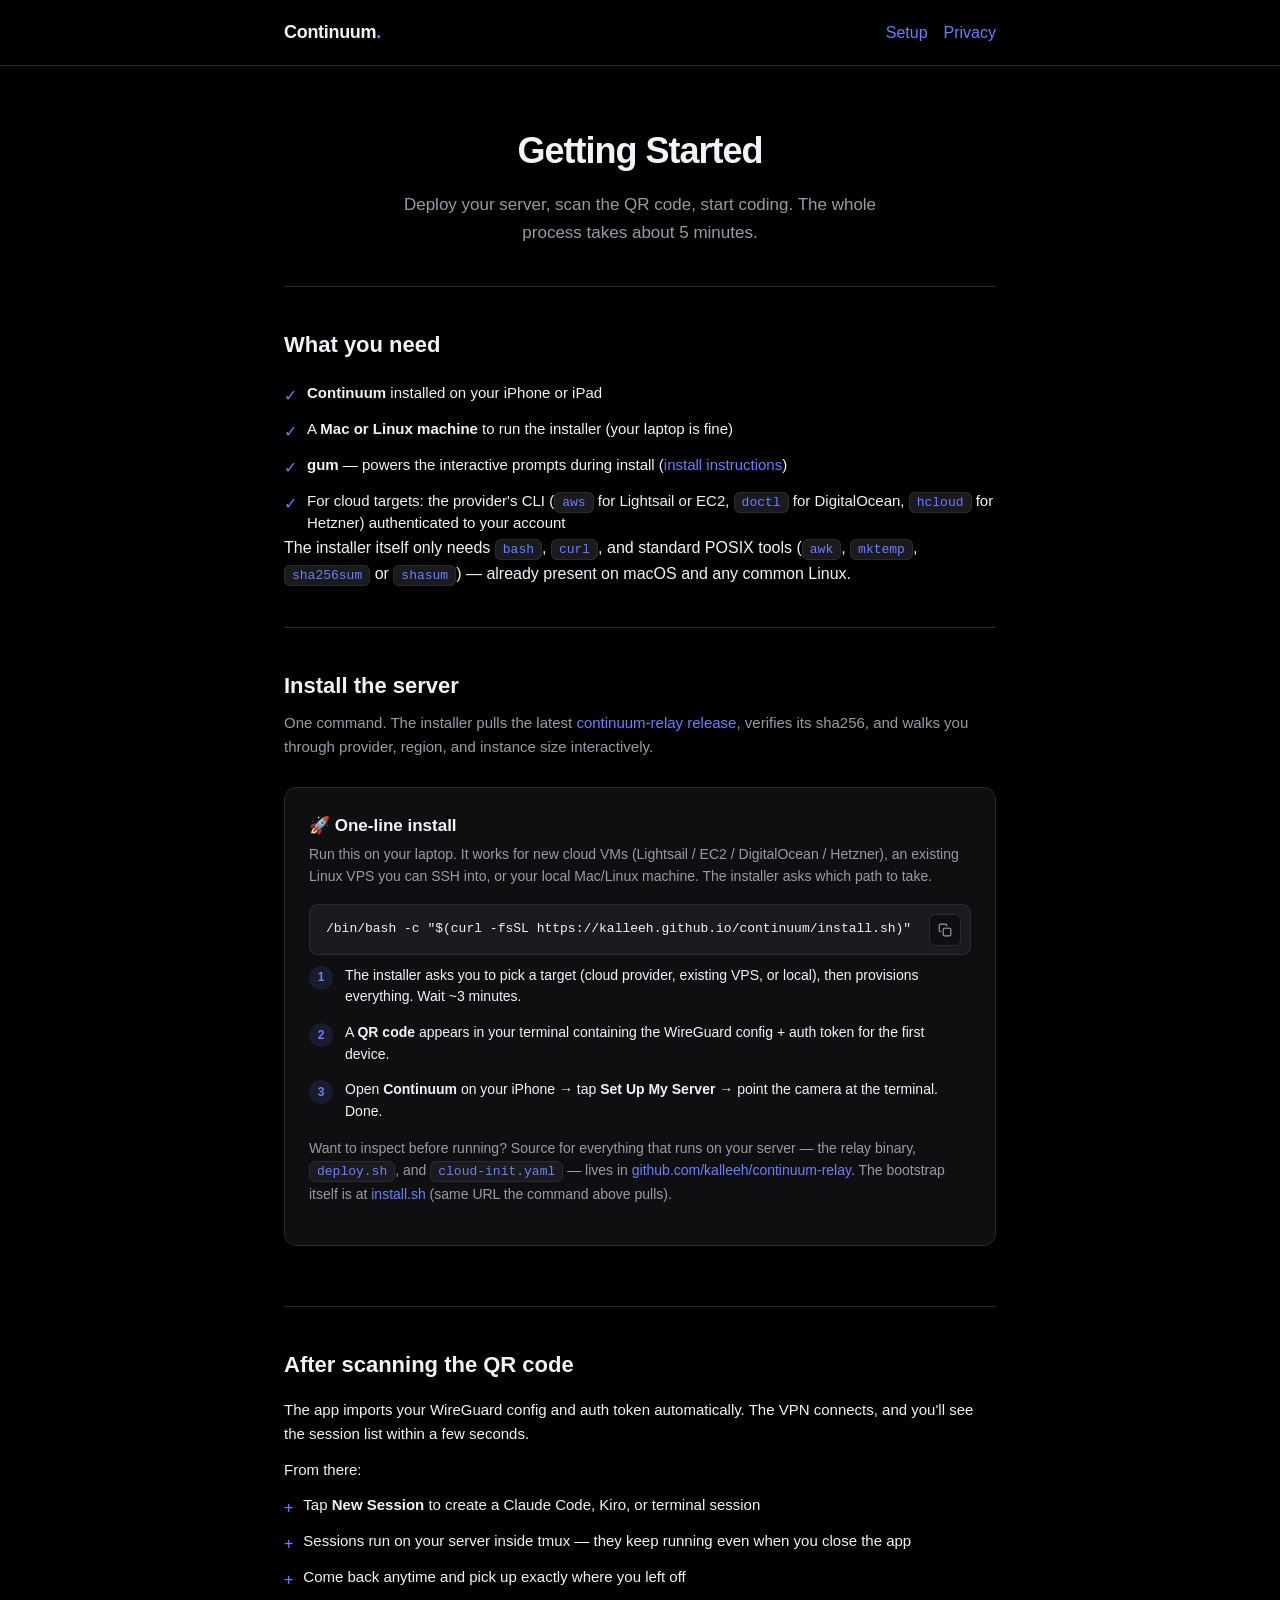
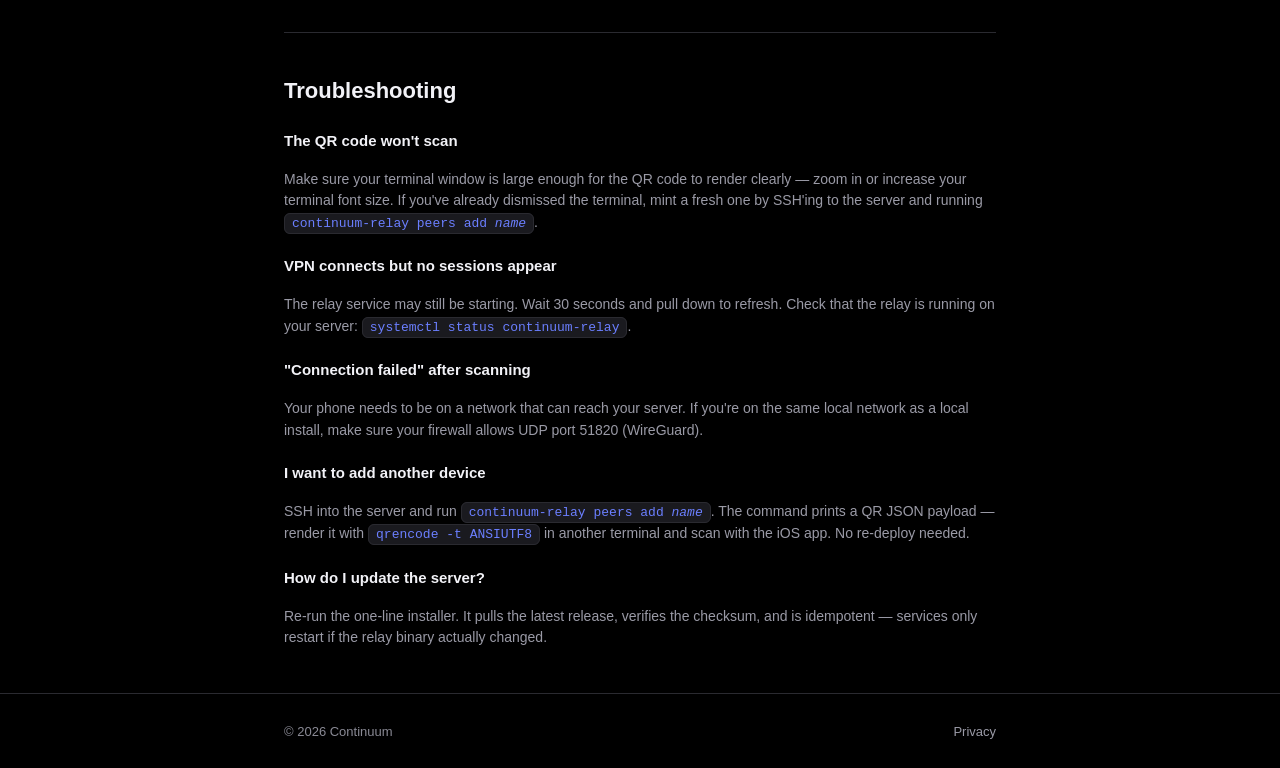
<file: setup.html>
<!DOCTYPE html>
<html lang="en">
<head>
  <meta charset="UTF-8">
  <meta name="viewport" content="width=device-width, initial-scale=1.0">
  <title>Getting Started — Continuum</title>
  <meta name="description" content="Set up Continuum in 5 minutes. Deploy your server, scan the QR code, and start coding from your iPhone.">
  <link rel="icon" href="favicon.ico" sizes="any">
  <link rel="icon" type="image/png" sizes="32x32" href="img/favicon-32x32.png">
  <link rel="apple-touch-icon" sizes="180x180" href="img/apple-touch-icon.png">
  <link rel="stylesheet" href="shared.css">
  <style>
    .setup-hero {
      padding: 56px 0 40px;
      text-align: center;
      border-bottom: 1px solid var(--border);
    }
    .setup-hero h1 {
      font-size: 36px;
      font-weight: 800;
      letter-spacing: -1px;
      margin-bottom: 12px;
    }
    .setup-hero p {
      color: var(--muted);
      font-size: 17px;
      max-width: 520px;
      margin: 0 auto;
    }

    .prereqs {
      padding: 40px 0;
      border-bottom: 1px solid var(--border);
    }
    .prereqs h2 {
      font-size: 22px;
      font-weight: 700;
      margin-bottom: 20px;
    }
    .prereq-list {
      list-style: none;
      display: flex;
      flex-direction: column;
      gap: 10px;
    }
    .prereq-list li {
      display: flex;
      align-items: flex-start;
      gap: 10px;
      font-size: 15px;
      line-height: 1.5;
    }
    .prereq-list .check {
      color: var(--accent);
      font-size: 16px;
      flex-shrink: 0;
      margin-top: 2px;
    }

    .paths {
      padding: 40px 0;
    }
    .paths h2 {
      font-size: 22px;
      font-weight: 700;
      margin-bottom: 8px;
    }
    .paths > p {
      color: var(--muted);
      font-size: 15px;
      margin-bottom: 28px;
    }

    .path-card {
      background: var(--surface);
      border: 1px solid var(--border);
      border-radius: var(--radius);
      padding: 24px;
      margin-bottom: 20px;
    }
    .path-card h3 {
      font-size: 17px;
      font-weight: 700;
      margin-bottom: 4px;
    }
    .path-card .subtitle {
      color: var(--muted);
      font-size: 14px;
      margin-bottom: 16px;
    }
    .path-card ol {
      list-style: none;
      counter-reset: step;
      display: flex;
      flex-direction: column;
      gap: 14px;
    }
    .path-card ol li {
      counter-increment: step;
      display: flex;
      align-items: flex-start;
      gap: 12px;
      font-size: 14px;
      line-height: 1.55;
    }
    .path-card ol li::before {
      content: counter(step);
      display: flex;
      align-items: center;
      justify-content: center;
      min-width: 24px;
      height: 24px;
      border-radius: 50%;
      background: rgba(107, 127, 255, 0.12);
      color: var(--accent);
      font-size: 12px;
      font-weight: 700;
      flex-shrink: 0;
      margin-top: 1px;
    }

    code {
      background: var(--raised);
      border: 1px solid var(--border);
      border-radius: 6px;
      padding: 2px 7px;
      font-size: 13px;
      font-family: "SF Mono", "JetBrains Mono", monospace;
      color: var(--accent);
    }
    pre {
      background: var(--raised);
      border: 1px solid var(--border);
      border-radius: 8px;
      padding: 14px 16px;
      overflow-x: auto;
      margin: 10px 0;
      font-size: 13px;
      font-family: "SF Mono", "JetBrains Mono", monospace;
      line-height: 1.6;
      color: var(--text);
    }

    .copy-block {
      position: relative;
    }
    .copy-block pre {
      padding-right: 56px;
    }
    .copy-block .copy-btn {
      position: absolute;
      top: 10px;
      right: 10px;
    }
    .copy-btn {
      display: inline-flex;
      align-items: center;
      justify-content: center;
      width: 32px;
      height: 32px;
      padding: 0;
      border: 1px solid var(--border);
      border-radius: 6px;
      background: var(--surface);
      color: var(--muted);
      cursor: pointer;
      transition: color 0.15s, background 0.15s, border-color 0.15s;
    }
    .copy-btn:hover { color: var(--text); background: rgba(255,255,255,0.05); }
    .copy-btn:focus-visible { outline: 2px solid var(--accent); outline-offset: 2px; }
    .copy-btn svg { width: 14px; height: 14px; }
    .copy-btn .icon-check { display: none; }
    .copy-btn.copied { color: var(--status-online); border-color: var(--status-online); }
    .copy-btn.copied .icon-copy { display: none; }
    .copy-btn.copied .icon-check { display: inline-block; }

    .after-scan {
      padding: 40px 0;
      border-top: 1px solid var(--border);
    }
    .after-scan h2 {
      font-size: 22px;
      font-weight: 700;
      margin-bottom: 16px;
    }
    .after-scan p {
      font-size: 15px;
      line-height: 1.6;
      margin-bottom: 12px;
    }

    .troubleshoot {
      padding: 40px 0;
      border-top: 1px solid var(--border);
    }
    .troubleshoot h2 {
      font-size: 22px;
      font-weight: 700;
      margin-bottom: 20px;
    }
    .faq {
      display: flex;
      flex-direction: column;
      gap: 16px;
    }
    .faq dt {
      font-size: 15px;
      font-weight: 600;
    }
    .faq dd {
      font-size: 14px;
      color: var(--muted);
      line-height: 1.55;
      margin-bottom: 4px;
    }
  </style>
</head>
<body>

  <nav>
    <div class="container">
      <a href="index.html" class="logo">Continuum<span>.</span></a>
      <div style="display:flex;gap:16px">
        <a href="setup.html">Setup</a>
        <a href="privacy.html">Privacy</a>
      </div>
    </div>
  </nav>

  <main>
    <div class="container">

      <div class="setup-hero">
        <h1>Getting Started</h1>
        <p>Deploy your server, scan the QR code, start coding. The whole process takes about 5 minutes.</p>
      </div>

      <section class="prereqs">
        <h2>What you need</h2>
        <ul class="prereq-list">
          <li><span class="check">✓</span> <span><strong>Continuum</strong> installed on your iPhone or iPad</span></li>
          <li><span class="check">✓</span> <span>A <strong>Mac or Linux machine</strong> to run the installer (your laptop is fine)</span></li>
          <li><span class="check">✓</span> <span><strong>gum</strong> — powers the interactive prompts during install (<a href="https://github.com/charmbracelet/gum#installation">install instructions</a>)</span></li>
          <li><span class="check">✓</span> <span>For cloud targets: the provider's CLI (<code>aws</code> for Lightsail or EC2, <code>doctl</code> for DigitalOcean, <code>hcloud</code> for Hetzner) authenticated to your account</span></li>
        </ul>
        <p class="subtitle">The installer itself only needs <code>bash</code>, <code>curl</code>, and standard POSIX tools (<code>awk</code>, <code>mktemp</code>, <code>sha256sum</code> or <code>shasum</code>) — already present on macOS and any common Linux.</p>
      </section>

      <section class="paths">
        <h2>Install the server</h2>
        <p>One command. The installer pulls the latest <a href="https://github.com/kalleeh/continuum-relay/releases/latest">continuum-relay release</a>, verifies its sha256, and walks you through provider, region, and instance size interactively.</p>

        <div class="path-card">
          <h3>🚀 One-line install</h3>
          <p class="subtitle">Run this on your laptop. It works for new cloud VMs (Lightsail / EC2 / DigitalOcean / Hetzner), an existing Linux VPS you can SSH into, or your local Mac/Linux machine. The installer asks which path to take.</p>
          <div class="copy-block">
            <pre id="install-cmd-setup">/bin/bash -c "$(curl -fsSL https://kalleeh.github.io/continuum/install.sh)"</pre>
            <button type="button" class="copy-btn" data-copy-target="install-cmd-setup" aria-label="Copy install command">
              <svg class="icon-copy" viewBox="0 0 24 24" fill="none" stroke="currentColor" stroke-width="2" stroke-linecap="round" stroke-linejoin="round" aria-hidden="true"><rect x="9" y="9" width="13" height="13" rx="2"/><path d="M5 15H4a2 2 0 0 1-2-2V4a2 2 0 0 1 2-2h9a2 2 0 0 1 2 2v1"/></svg>
              <svg class="icon-check" viewBox="0 0 24 24" fill="none" stroke="currentColor" stroke-width="2.5" stroke-linecap="round" stroke-linejoin="round" aria-hidden="true"><polyline points="20 6 9 17 4 12"/></svg>
            </button>
          </div>
          <ol>
            <li><span>The installer asks you to pick a target (cloud provider, existing VPS, or local), then provisions everything. Wait ~3 minutes.</span></li>
            <li><span>A <strong>QR code</strong> appears in your terminal containing the WireGuard config + auth token for the first device.</span></li>
            <li><span>Open <strong>Continuum</strong> on your iPhone → tap <strong>Set Up My Server</strong> → point the camera at the terminal. Done.</span></li>
          </ol>
          <p class="subtitle" style="margin-top:1em">Want to inspect before running? Source for everything that runs on your server — the relay binary, <code>deploy.sh</code>, and <code>cloud-init.yaml</code> — lives in <a href="https://github.com/kalleeh/continuum-relay">github.com/kalleeh/continuum-relay</a>. The bootstrap itself is at <a href="https://kalleeh.github.io/continuum/install.sh">install.sh</a> (same URL the command above pulls).</p>
        </div>
      </section>

      <section class="after-scan">
        <h2>After scanning the QR code</h2>
        <p>The app imports your WireGuard config and auth token automatically. The VPN connects, and you'll see the session list within a few seconds.</p>
        <p>From there:</p>
        <ul class="prereq-list">
          <li><span class="check">+</span> <span>Tap <strong>New Session</strong> to create a Claude Code, Kiro, or terminal session</span></li>
          <li><span class="check">+</span> <span>Sessions run on your server inside tmux — they keep running even when you close the app</span></li>
          <li><span class="check">+</span> <span>Come back anytime and pick up exactly where you left off</span></li>
        </ul>
      </section>

      <section class="troubleshoot">
        <h2>Troubleshooting</h2>
        <dl class="faq">
          <dt>The QR code won't scan</dt>
          <dd>Make sure your terminal window is large enough for the QR code to render clearly — zoom in or increase your terminal font size. If you've already dismissed the terminal, mint a fresh one by SSH'ing to the server and running <code>continuum-relay peers add <em>name</em></code>.</dd>

          <dt>VPN connects but no sessions appear</dt>
          <dd>The relay service may still be starting. Wait 30 seconds and pull down to refresh. Check that the relay is running on your server: <code>systemctl status continuum-relay</code>.</dd>

          <dt>"Connection failed" after scanning</dt>
          <dd>Your phone needs to be on a network that can reach your server. If you're on the same local network as a local install, make sure your firewall allows UDP port 51820 (WireGuard).</dd>

          <dt>I want to add another device</dt>
          <dd>SSH into the server and run <code>continuum-relay peers add <em>name</em></code>. The command prints a QR JSON payload — render it with <code>qrencode -t ANSIUTF8</code> in another terminal and scan with the iOS app. No re-deploy needed.</dd>

          <dt>How do I update the server?</dt>
          <dd>Re-run the one-line installer. It pulls the latest release, verifies the checksum, and is idempotent — services only restart if the relay binary actually changed.</dd>
        </dl>
      </section>

    </div>
  </main>

  <script>
    (function() {
      document.querySelectorAll('.copy-btn[data-copy-target]').forEach(function(btn) {
        btn.addEventListener('click', function() {
          var target = document.getElementById(btn.getAttribute('data-copy-target'));
          if (!target) return;
          var text = target.textContent;
          var done = function() {
            btn.classList.add('copied');
            btn.setAttribute('aria-label', 'Copied');
            setTimeout(function() {
              btn.classList.remove('copied');
              btn.setAttribute('aria-label', 'Copy install command');
            }, 1600);
          };
          if (navigator.clipboard && navigator.clipboard.writeText) {
            navigator.clipboard.writeText(text).then(done, function() {});
          } else {
            var ta = document.createElement('textarea');
            ta.value = text;
            ta.setAttribute('readonly', '');
            ta.style.position = 'absolute';
            ta.style.left = '-9999px';
            document.body.appendChild(ta);
            ta.select();
            try { document.execCommand('copy'); done(); } catch (e) {}
            document.body.removeChild(ta);
          }
        });
      });
    })();
  </script>

  <footer>
    <div class="container">
      <p>© 2026 Continuum</p>
      <div style="display:flex;gap:20px">
        <a href="privacy.html">Privacy</a>
      </div>
    </div>
  </footer>

</body>
</html>
</file>
<file: shared.css>
:root {
  --bg:        #000000;
  --surface:   #0f0f12;
  --raised:    #1a1a1f;
  --border:    #2a2a30;
  --accent:    #6b7fff;
  --text:      #f2f2f7;
  --muted:     #9a9aa6;
  --faint:     #8a8a95;
  --radius:    12px;
  --status-online: #22c55e;
}

* { box-sizing: border-box; margin: 0; padding: 0; }

body {
  background: var(--bg);
  color: var(--text);
  font-family: -apple-system, BlinkMacSystemFont, "Segoe UI", sans-serif;
  line-height: 1.6;
  -webkit-font-smoothing: antialiased;
}

a { color: var(--accent); text-decoration: none; }
a:hover { text-decoration: underline; }
a:focus-visible, .btn:focus-visible {
  outline: 2px solid var(--accent);
  outline-offset: 2px;
}

.container {
  max-width: 760px;
  margin: 0 auto;
  padding: 0 24px;
}

nav {
  border-bottom: 1px solid var(--border);
  padding: 18px 0;
}
nav .container {
  display: flex;
  align-items: center;
  justify-content: space-between;
}
.logo {
  font-size: 18px;
  font-weight: 700;
  letter-spacing: -0.3px;
  color: var(--text);
  text-decoration: none;
}
.logo span { color: var(--accent); }

footer {
  border-top: 1px solid var(--border);
  padding: 28px 0;
}
footer .container {
  display: flex;
  align-items: center;
  justify-content: space-between;
  flex-wrap: wrap;
  gap: 12px;
}
footer p { font-size: 13px; color: var(--faint); }
footer a { color: var(--muted); font-size: 13px; }
footer a:hover { color: var(--text); text-decoration: none; }
</file>
